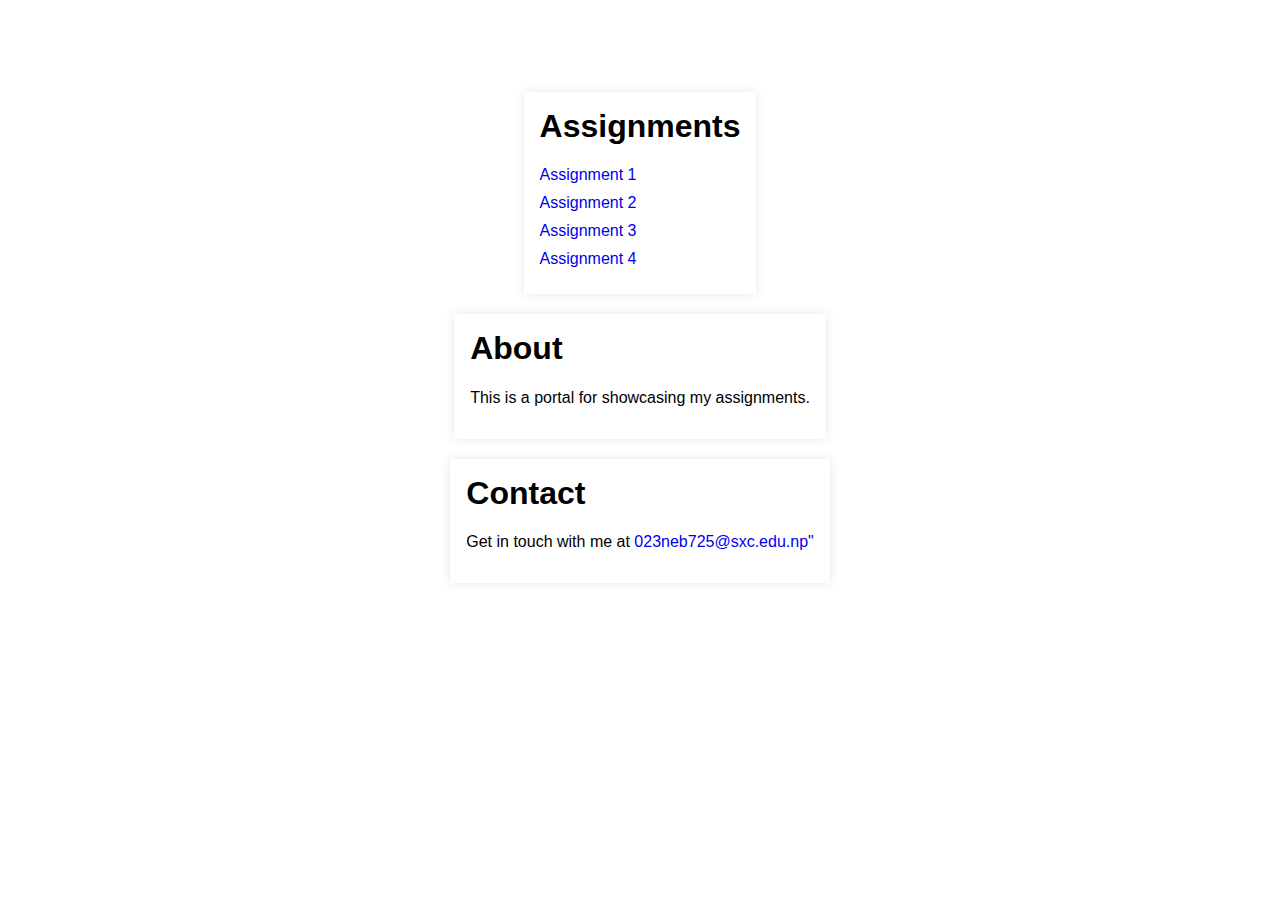
<file: index.html>
<html lang="en">
<head>
    <meta charset="UTF-8">
    <meta name="viewport" content="width=device-width, initial-scale=1.0">
    <title>Assignment Portal</title>
    <link rel="stylesheet" href="index.css">
</head>
<body>
    <header>
        <nav>
            <ul>
                <li><a href="#assignments">Assignments</a></li>
                <li><a href="#about">About</a></li>
                <li><a href="#contact">Contact</a></li>
            </ul>
        </nav>
    </header>
    <main>
        <section id="assignments">
            <h1>Assignments</h1>
            <ul>
            
                <li><a href="Day1/terms.html" rel="nofollow">Assignment 1</a></li>
                <li><a href="Day2/SQL.html" rel="nofollow">Assignment 2</a></li>
                <li><a href="Day3/stepsfile.html" rel="nofollow">Assignment 3</a></li>
                <li><a href="Day4/SQLcommand.html" rel="nofollow">Assignment 4</a></li>
            </ul>
        </section>
        <section id="about">
            <h1>About</h1>
            <p>This is a portal for showcasing my assignments.</p>
        </section>
        <section id="contact">
            <h1>Contact</h1>
            <p>Get in touch with me at <a href="mailto:023neb725@sxc.edu.np">023neb725@sxc.edu.np"</a></p>
        </section>
    </main>
</body>
</html>
</file>
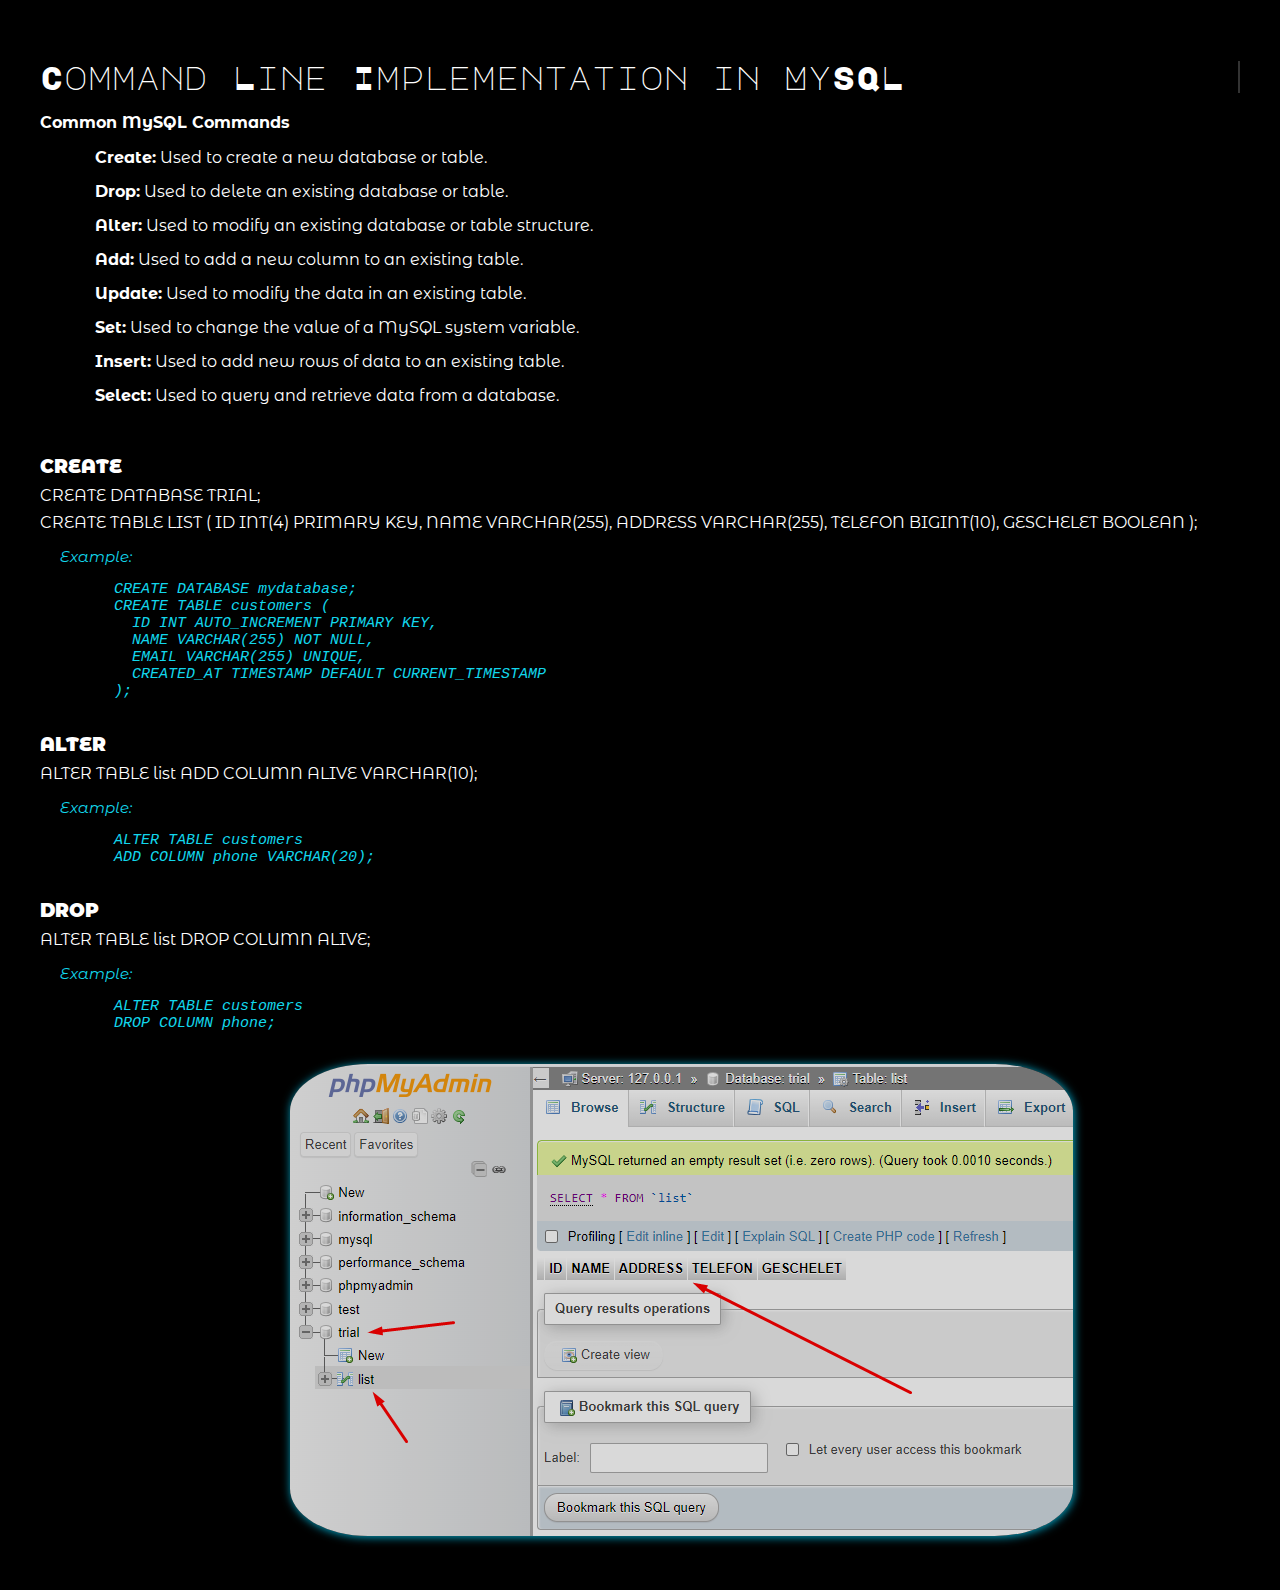
<file: SQL.html>
<!DOCTYPE html>
<html lang="en">
<head>
  <meta charset="UTF-8">
  <meta name="viewport" content="width=device-width, initial-scale=1.0">
  <title>SQL Command Line</title>
  <style>
    body {
      background-color: black;
      color: white;
      font-family: 'Montserrat Alternates', sans-serif;
      margin: 20px;
      padding: 20px;
    }
    .header_text {
      font-family: 'Major Mono Display', monospace;
      font-weight: 400;
      border-right: 2px solid rgba(51, 51, 51, 1)
      ;
      white-space: nowrap;
      overflow: hidden;
      animation: typing 4s steps(36, end), cursor .75s step-end infinite;
      margin-bottom: 20px;
    }
    @keyframes typing {
      from { width: 0; }
      to { width: 100%; }
    }
    @keyframes cursor {
      50% { border-color: transparent; }
    }
    .list {
      margin-top: 20px;
      margin-bottom: 50px;
    }
    .title {
      font-weight: bold;
      margin-bottom: 8px;
    }
    .list-item {
      list-style-type: none;
      margin-bottom: 4px;
    }
    .commands {
      margin-top: 20px;
    }
    .commands_headers {
      font-weight: bold;
      margin-top: 16px;
      margin-bottom: 8px;
    }
    .text {
      margin-top: 4px;
      margin-bottom: 8px;
    }
    .example {
      margin-left: 20px;
      font-style: italic;
      color: rgb(18, 215, 236);
      font-size: 15px;
    }
    .list-item {
      margin: 15px;
    }
    .img {
      display: flex;
      margin-left: 250px;
      transition: 0.5s;
    }
    .table_img {
      border-radius: 10%;
      box-shadow: 1px 1px 10px rgb(3, 201, 241);
      display: block;
      filter: brightness(85%);
      transition: 0.5s;
    }
    .img:hover{
      scale: 103%;
      filter: brightness(100%);
    }
    .table_img:hover{
      box-shadow: 1px 1px 10px white;
    }
  </style>
  <link href="https://fonts.googleapis.com/css2?family=Major+Mono+Display&display=swap" rel="stylesheet">
  <link href="https://fonts.googleapis.com/css2?family=Montserrat+Alternates:wght@400;800&display=swap" rel="stylesheet">
</head>
<body>
  <div class="header_typewriter">
    <h1 class="header_text">Command Line Implementation in MySQL</h1>
  </div>
  <div class="list">
    <p class="title">Common MySQL Commands</p>
    <ul>
      <li class="list-item"><strong>Create:</strong> Used to create a new database or table.</li>
      <li class="list-item"><strong>Drop:</strong> Used to delete an existing database or table.</li>
      <li class="list-item"><strong>Alter:</strong> Used to modify an existing database or table structure.</li>
      <li class="list-item"><strong>Add:</strong> Used to add a new column to an existing table.</li>
      <li class="list-item"><strong>Update:</strong> Used to modify the data in an existing table.</li>
      <li class="list-item"><strong>Set:</strong> Used to change the value of a MySQL system variable.</li>
      <li class="list-item"><strong>Insert:</strong> Used to add new rows of data to an existing table.</li>
      <li class="list-item"><strong>Select:</strong> Used to query and retrieve data from a database.</li>
    </ul>
  </div>

  <div class="commands">
    <h3 class="commands_headers"><strong>CREATE</strong></h3>
    <p class="text">CREATE DATABASE TRIAL;</p>
    <p class="text">CREATE TABLE LIST (
       ID INT(4) PRIMARY KEY,
       NAME VARCHAR(255),
       ADDRESS VARCHAR(255),
       TELEFON BIGINT(10),
       GESCHELET BOOLEAN
      );</p>
    <p class="example">Example:</p>
    <pre class="example">
      CREATE DATABASE mydatabase;
      CREATE TABLE customers (
        ID INT AUTO_INCREMENT PRIMARY KEY,
        NAME VARCHAR(255) NOT NULL,
        EMAIL VARCHAR(255) UNIQUE,
        CREATED_AT TIMESTAMP DEFAULT CURRENT_TIMESTAMP
      );
    </pre>

    <h3 class="commands_headers"><strong>ALTER</strong></h3>
    <p class="text">ALTER TABLE list ADD COLUMN ALIVE VARCHAR(10);</p>
    <p class="example">Example:</p>
    <pre class="example">
      ALTER TABLE customers
      ADD COLUMN phone VARCHAR(20);
    </pre>

    <h3 class="commands_headers"><strong>DROP</strong></h3>
    <p class="text">ALTER TABLE list DROP COLUMN ALIVE;</p>
    <p class="example">Example:</p>
    <pre class="example">
      ALTER TABLE customers
      DROP COLUMN phone;
    </pre>
  </div>
  <div class="img">
    <img src="table.png" class="table_img">
  </div>
</body>
</html>
</file>
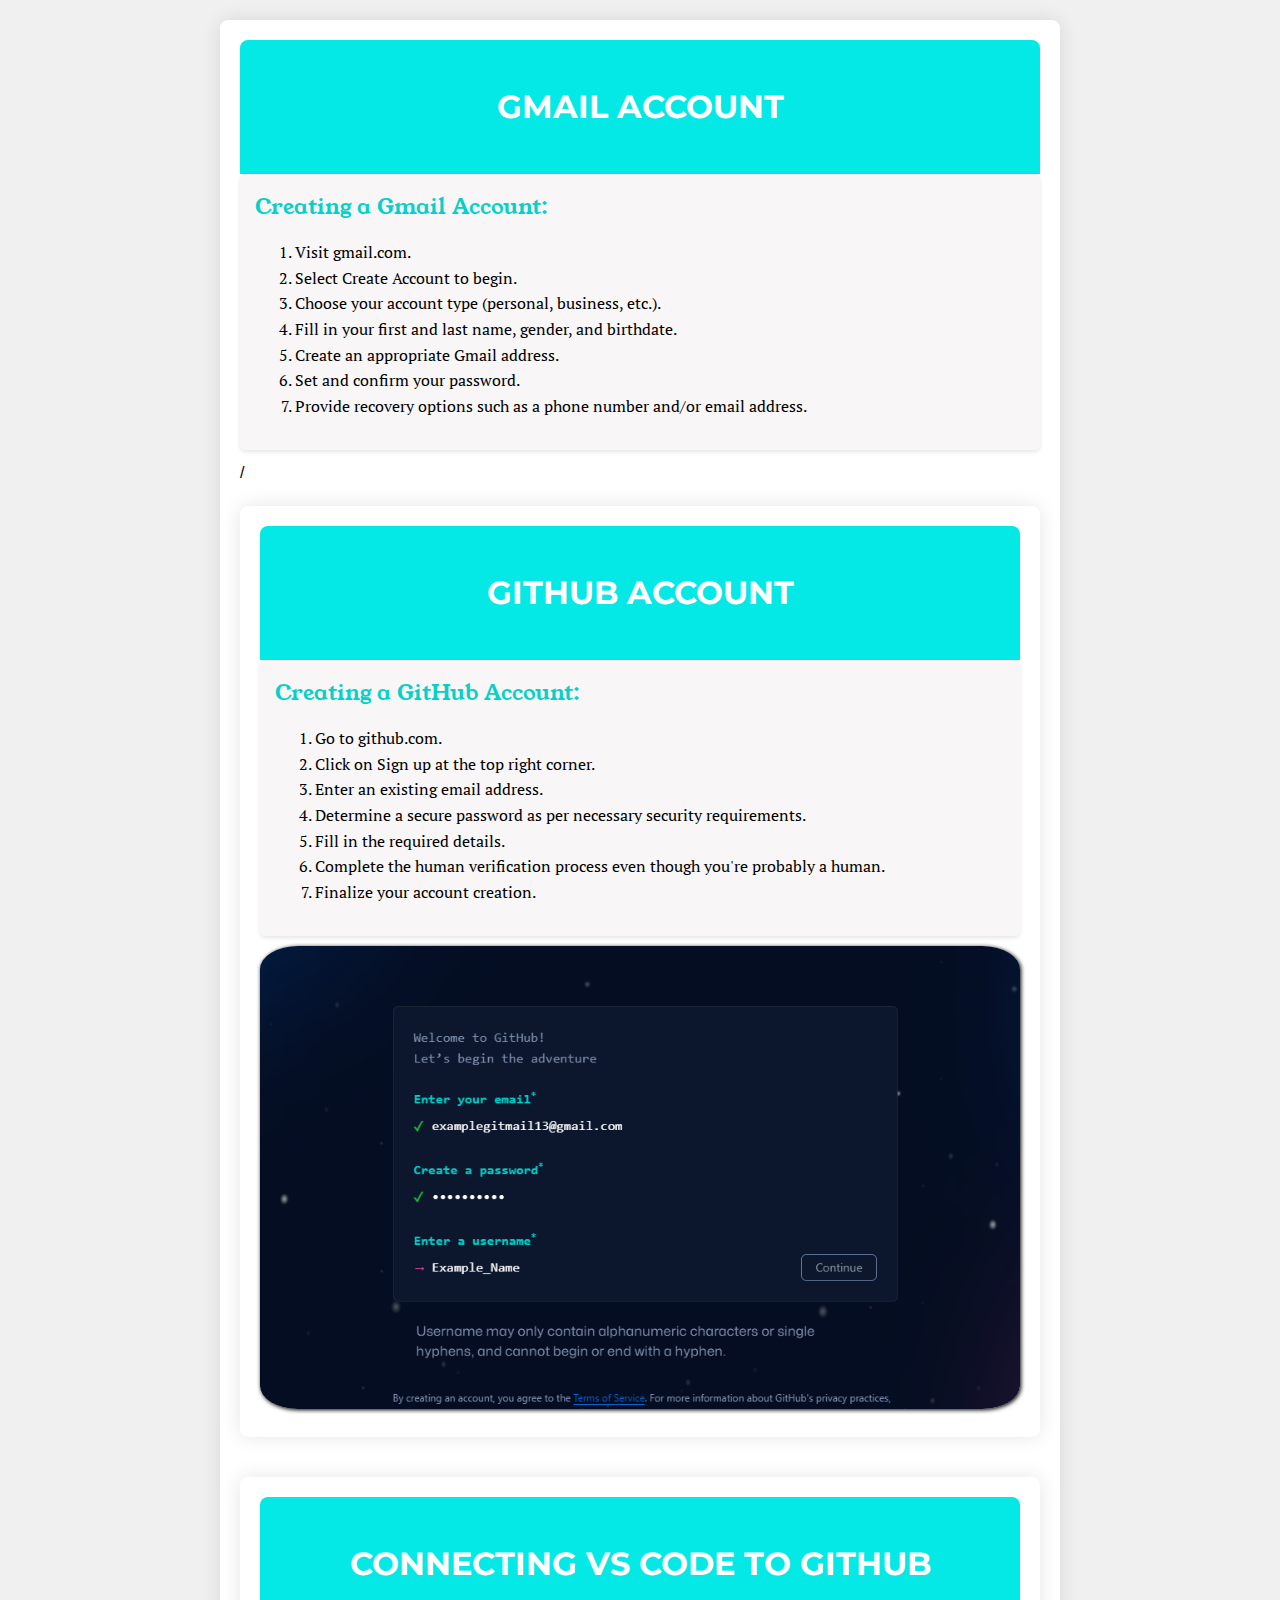
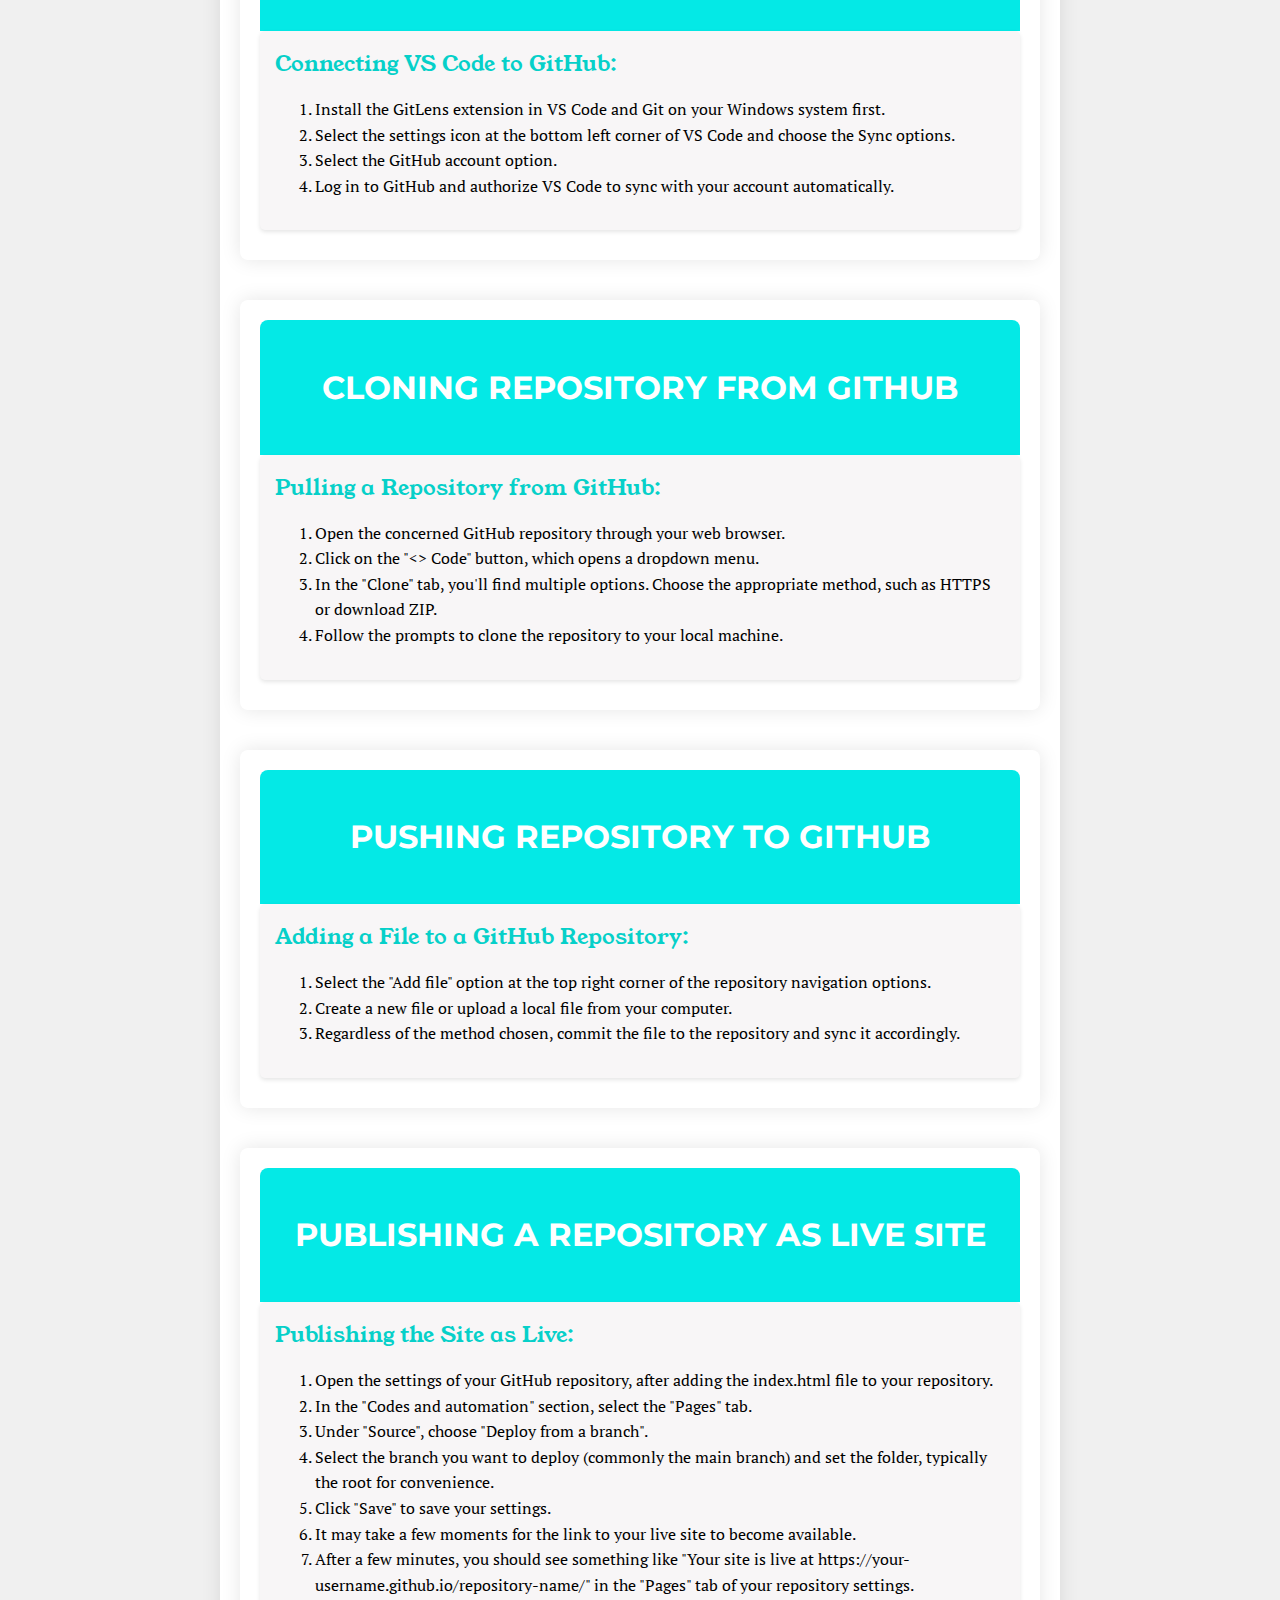
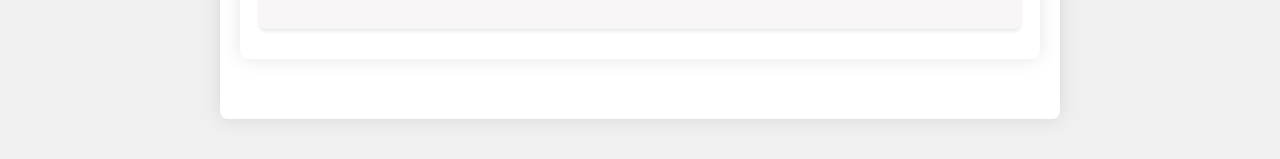
<file: stepsfile.html>
<!DOCTYPE html>
<html lang="en">
<head>
    <meta charset="UTF-8">
    <meta name="viewport" content="width=device-width, initial-scale=1.0">
    <title>DBMS Terminologies</title>
    <style>
        body {
            margin: 0;
            padding: 0;
            box-sizing: border-box;
            font-family: Arial, sans-serif;
            background-color: rgba(240, 240, 240, 1);
            line-height: 1.6;
        }

        .container {
            max-width: 800px;
            margin: 20px auto;
            background-color: rgba(255, 255, 255, 1);
            border-radius: 8px;
            box-shadow: 0 0 20px rgba(0, 0, 0, 0.1);
            padding: 20px;
            margin-bottom: 40px;
        }

        .header {
            text-align: center;
            padding: 20px 0;
            background-color: rgb(4, 233, 230);
            color: #fff;
            border-radius: 8px 8px 0 0;
            font-family: 'Montserrat';
        }

        .terminology-list {
            list-style: none;   
            padding: 0px;
        }

        .terminology-item {
            background-color: rgba(248, 246, 247, 1);
            padding: 15px;
            margin-bottom: 10px;
            border-radius: 5px;
            box-shadow: 0 2px 4px rgba(0, 0, 0, 0.1);
            transition: 0.3s;
            cursor: pointer;
        }

        .terminology-item:hover {
            background-color: rgba(224, 224, 224, 1);
            transform: translateY(-3px);
        }

        .conc {
            margin-top: 20px;
            background-color: rgba(255, 255, 255, 1);
            border-radius: 8px;
            box-shadow: 0 4px 8px rgba(0, 0, 0, 0.1);
            padding: 20px;
        }

        .term-heading {
            font-size: 22px;
            color: rgb(6, 208, 201);
            margin-bottom: 10px;
            font-family: 'young serif';
        }

        .term-definition {
            margin-bottom: 15px; 
            font-family: 'PT serif';
        }
        .img{
            display: inline-block;
            color: rgb(10, 241, 241);
            height: 100%;
            width: 100%;
        }
        .img img{
            height: 100%;
            width: 100%;
            border-radius: 5%;
            transition: 0.3s ease-in-out;
            box-shadow: 1px 1px 4px black;
        }
        .img img:hover{
            cursor: pointer;
            transform: scale(102%);
            box-shadow: 2px 2px 7px black;
            filter:grayscale(100%)
        }

        
    </style>
    <link rel="preconnect" href="https://fonts.googleapis.com">
    <link rel="preconnect" href="https://fonts.gstatic.com" crossorigin>
    <link href="https://fonts.googleapis.com/css2?family=Montserrat:ital,wght@0,100..900;1,100..900&family=PT+Serif:ital,wght@0,400;0,700;1,400;1,700&family=Young+Serif&display=swap" rel="stylesheet">
    <link rel="preconnect" href="https://fonts.googleapis.com">
    <link rel="preconnect" href="https://fonts.gstatic.com" crossorigin>
    <link href="https://fonts.googleapis.com/css2?family=PT+Serif:ital,wght@0,400;0,700;1,400;1,700&display=swap" rel="stylesheet">
    <link rel="preconnect" href="https://fonts.googleapis.com">
    <link rel="preconnect" href="https://fonts.gstatic.com" crossorigin>
    <link href="https://fonts.googleapis.com/css2?family=PT+Serif:ital,wght@0,400;0,700;1,400;1,700&family=Young+Serif&display=swap" rel="stylesheet">
</head>
<body>
    <div class="container">
        <div class="header">
            <h1>GMAIL ACCOUNT</h1>
        </div>
        <div class="terminology-list">
            <div class="terminology-item">
                <div class="term-heading">Creating a Gmail Account:</div>
                <div class="term-definition">
                    <ol type="1" start="1">
                        <li>Visit gmail.com.</li>
                        <li>Select Create Account to begin.</li>
                        <li>Choose your account type (personal, business, etc.).</li>
                        <li>Fill in your first and last name, gender, and birthdate.</li>
                        <li>Create an appropriate Gmail address.</li>
                        <li>Set and confirm your password.</li>
                        <li>Provide recovery options such as a phone number and/or email address.</li>
                    </ol>
                </div>
            </div>
        /<div>    
        </div>
    
    </div>

    <div class="container">
        <div class="header">
            <h1>GITHUB ACCOUNT</h1>
        </div>
        <div class="terminology-list">
            <div class="terminology-item">
                <div class="term-heading">Creating a GitHub Account:</div>
                <div class="term-definition">
                    <ol type="1" start="1">
                        <li>Go to github.com.</li>
                        <li>Click on Sign up at the top right corner.</li>
                        <li>Enter an existing email address.</li>
                        <li>Determine a secure password as per necessary security requirements.</li>
                        <li>Fill in the required details.</li>
                        <li>Complete the human verification process even though you're probably a human.</li>
                        <li>Finalize your account creation.</li>
                    </ol>
                </div>
            </div>
        </div>
        <div class="img">
            <img src="github.png">
        </div>
    </div>

    <div class="container">
        <div class="header">
            <h1>CONNECTING VS CODE TO GITHUB</h1>
        </div>
        <div class="terminology-list">
            <div class="terminology-item">
                <div class="term-heading">Connecting VS Code to GitHub:</div>
                <div class="term-definition">
                    <ol type="1" start="1">
                        <li>Install the GitLens extension in VS Code and Git on your Windows system first.</li>
                        <li>Select the settings icon at the bottom left corner of VS Code and choose the Sync options.</li>
                        <li>Select the GitHub account option.</li>
                        <li>Log in to GitHub and authorize VS Code to sync with your account automatically.</li>
                    </ol>
                </div>
            </div>
        </div>
        
    </div>
    
    <div class="container">
        <div class="header">
            <h1>CLONING REPOSITORY FROM GITHUB</h1>
        </div>
        <div class="terminology-list">
            <div class="terminology-item">
                <div class="term-heading">Pulling a Repository from GitHub:</div>
                <div class="term-definition">
                    <ol type="1" start="1">
                        <li>Open the concerned GitHub repository through your web browser.</li>
                        <li>Click on the "<> Code" button, which opens a dropdown menu.</li>
                        <li>In the "Clone" tab, you'll find multiple options. Choose the appropriate method, such as HTTPS or download ZIP.</li>
                        <li>Follow the prompts to clone the repository to your local machine.</li>
                    </ol>
                </div>
            </div>
        </div>
        
    </div>

    <div class="container">
        <div class="header">
            <h1>PUSHING REPOSITORY TO GITHUB</h1>
        </div>
        <div class="terminology-list">
            <div class="terminology-item">
                <div class="term-heading">Adding a File to a GitHub Repository:</div>
                <div class="term-definition">
                    <ol type="1" start="1">
                        <li>Select the "Add file" option at the top right corner of the repository navigation options.</li>
                        <li>Create a new file or upload a local file from your computer.</li>
                        <li>Regardless of the method chosen, commit the file to the repository and sync it accordingly.</li>
                    </ol>
                </div>
            </div>
        </div>
        
    </div>
    
    <div class="container">
        <div class="header">
            <h1>PUBLISHING A REPOSITORY AS LIVE SITE</h1>
        </div>
        <div class="terminology-list">
            <div class="terminology-item">
                <div class="term-heading">Publishing the Site as Live:</div>
                <div class="term-definition">
                    <ol type="1" start="1">
                        <li>Open the settings of your GitHub repository, after adding the index.html file to your repository.</li>
                        <li>In the "Codes and automation" section, select the "Pages" tab.</li>
                        <li>Under "Source", choose "Deploy from a branch".</li>
                        <li>Select the branch you want to deploy (commonly the main branch) and set the folder, typically the root for convenience.</li>
                        <li>Click "Save" to save your settings.</li>
                        <li>It may take a few moments for the link to your live site to become available.</li>
                        <li>After a few minutes, you should see something like "Your site is live at https://your-username.github.io/repository-name/" in the "Pages" tab of your repository settings.</li>
                    </ol>
                </div>
            </div>
        </div>
        
    </div>
    
</body>
</html>
</file>
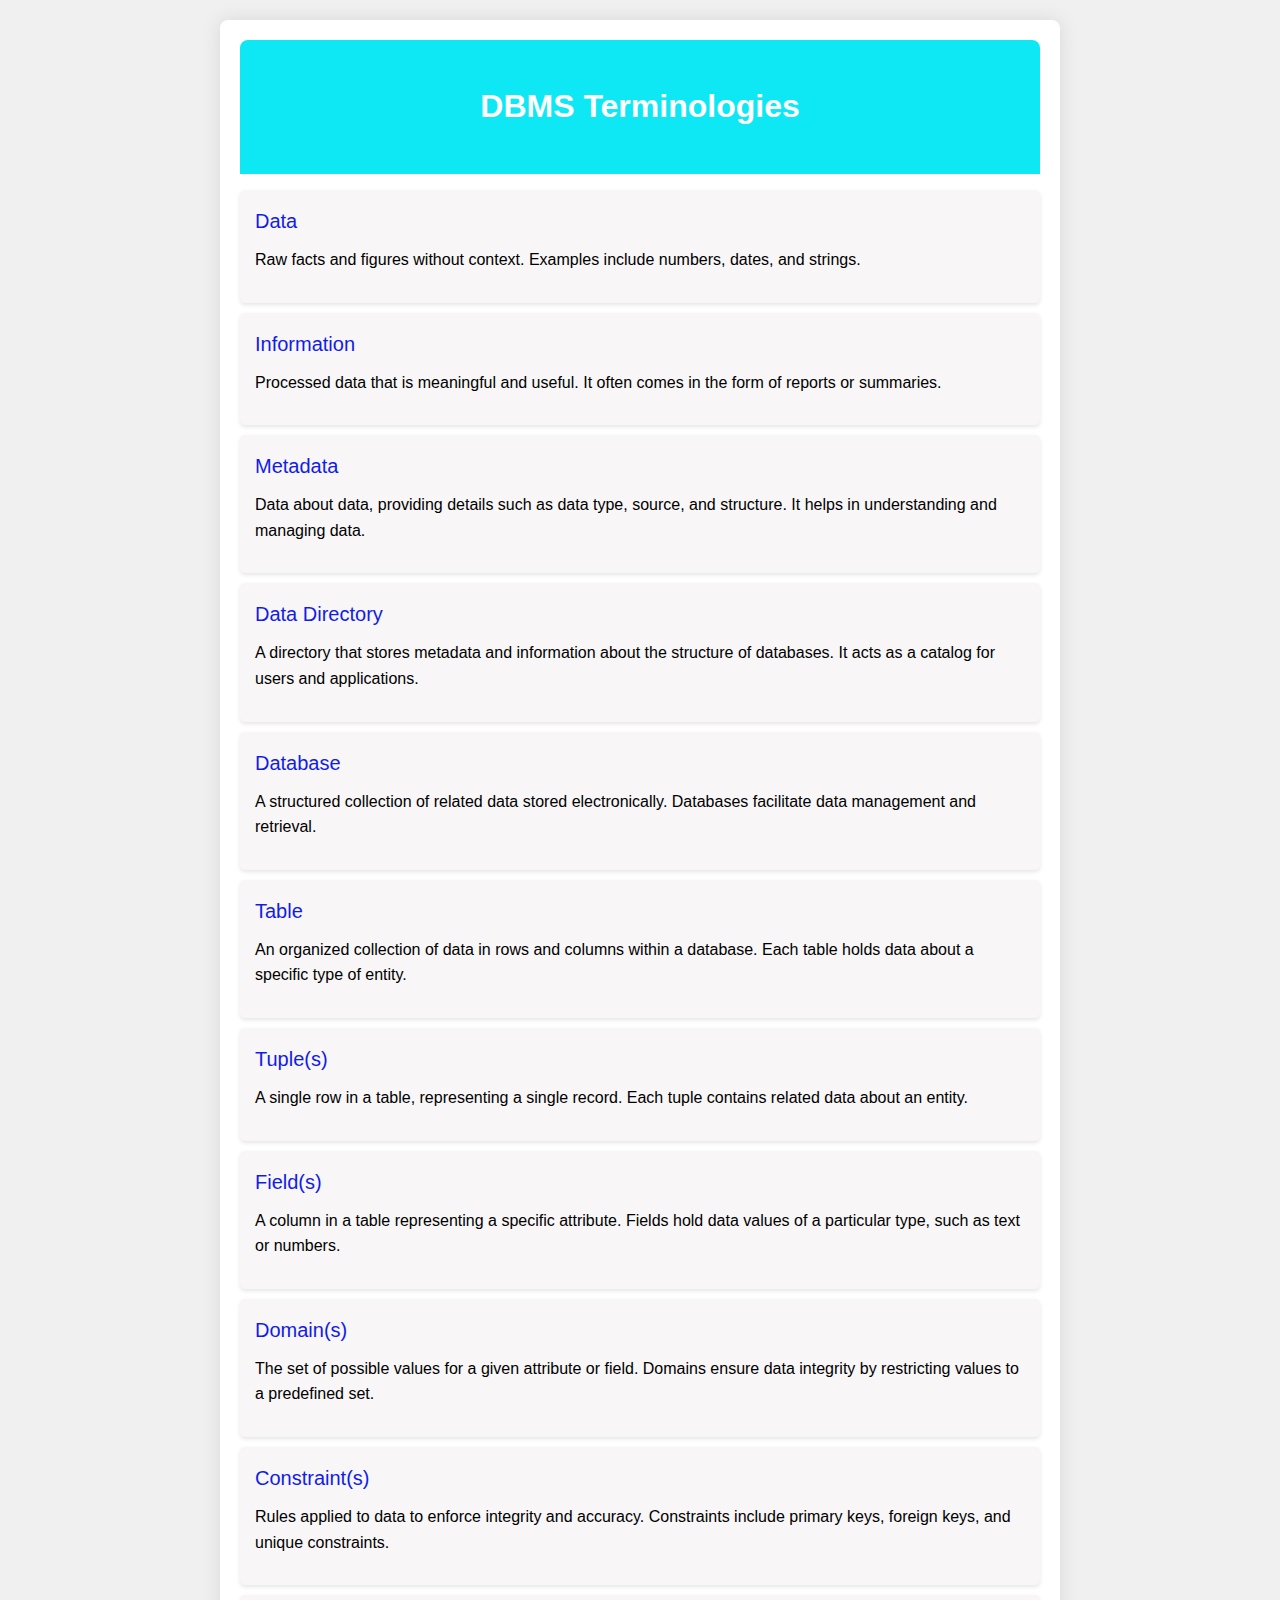
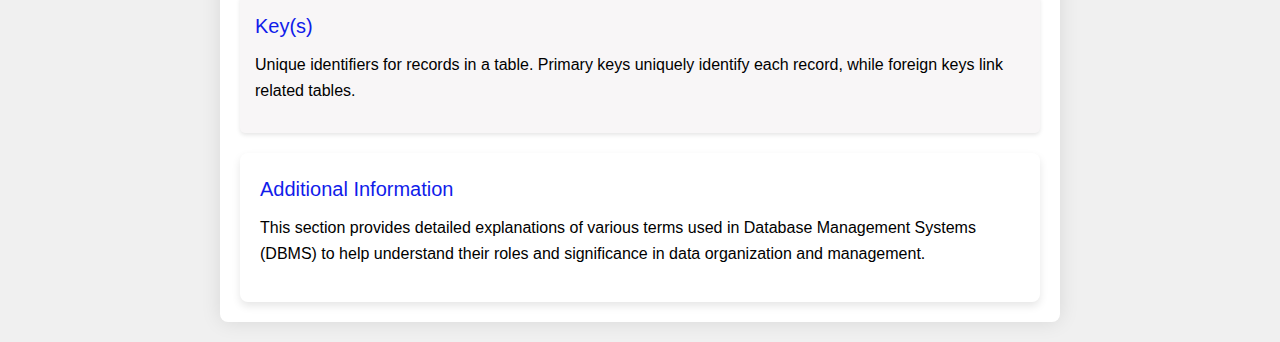
<file: terms.html>
<!DOCTYPE html>
<html lang="en">
<head>
    <meta charset="UTF-8">
    <meta name="viewport" content="width=device-width, initial-scale=1.0">
    <title>DBMS Terminologies</title>
    <style>
        body {
            margin: 0;
            padding: 0;
            box-sizing: border-box;
            font-family: Arial, sans-serif;
            background-color: rgba(240, 240, 240, 1);
            line-height: 1.6;
        }

        .container {
            max-width: 800px;
            margin: 20px auto;
            background-color: rgba(255, 255, 255, 1);
            border-radius: 8px;
            box-shadow: 0 0 20px rgba(0, 0, 0, 0.1);
            padding: 20px;
        }

        .header {
            text-align: center;
            padding: 20px 0;
            background-color: rgb(14, 232, 244);
            color: #fff;
            border-radius: 8px 8px 0 0;
        }

        .terminology-list {
            list-style: none;   
            padding: 0px;
        }

        .terminology-item {
            background-color: rgba(248, 246, 247, 1);
            padding: 15px;
            margin-bottom: 10px;
            border-radius: 5px;
            box-shadow: 0 2px 4px rgba(0, 0, 0, 0.1);
            transition: 0.3s;
            cursor: pointer;
        }

        .terminology-item:hover {
            background-color: rgba(224, 224, 224, 1);
            transform: translateY(-3px);
        }

        .conc {
            margin-top: 20px;
            background-color: rgba(255, 255, 255, 1);
            border-radius: 8px;
            box-shadow: 0 4px 8px rgba(0, 0, 0, 0.1);
            padding: 20px;
        }

        .term-heading {
            font-size: 20px;
            color: rgb(17, 28, 234);
            margin-bottom: 10px;
        }

        .term-definition {
            margin-bottom: 15px; 
        }

        
    </style>
</head>
<body>
    <div class="container">
        <div class="header">
            <h1>DBMS Terminologies</h1>
        </div>

        <ul class="terminology-list">
            <li class="terminology-item">
                <div class="term-heading">Data</div>
                <div class="term-definition">Raw facts and figures without context. Examples include numbers, dates, and strings.</div>
            </li>
            <li class="terminology-item">
                <div class="term-heading">Information</div>
                <div class="term-definition">Processed data that is meaningful and useful. It often comes in the form of reports or summaries.</div>
            </li>
            <li class="terminology-item">
                <div class="term-heading">Metadata</div>
                <div class="term-definition">Data about data, providing details such as data type, source, and structure. It helps in understanding and managing data.</div>
            </li>
            <li class="terminology-item">
                <div class="term-heading">Data Directory</div>
                <div class="term-definition">A directory that stores metadata and information about the structure of databases. It acts as a catalog for users and applications.</div>
            </li>
            <li class="terminology-item">
                <div class="term-heading">Database</div>
                <div class="term-definition">A structured collection of related data stored electronically. Databases facilitate data management and retrieval.</div>
            </li>
            <li class="terminology-item">
                <div class="term-heading">Table</div>
                <div class="term-definition">An organized collection of data in rows and columns within a database. Each table holds data about a specific type of entity.</div>
            </li>
            <li class="terminology-item">
                <div class="term-heading">Tuple(s)</div>
                <div class="term-definition">A single row in a table, representing a single record. Each tuple contains related data about an entity.</div>
            </li>
            <li class="terminology-item">
                <div class="term-heading">Field(s)</div>
                <div class="term-definition">A column in a table representing a specific attribute. Fields hold data values of a particular type, such as text or numbers.</div>
            </li>
            <li class="terminology-item">
                <div class="term-heading">Domain(s)</div>
                <div class="term-definition">The set of possible values for a given attribute or field. Domains ensure data integrity by restricting values to a predefined set.</div>
            </li>
            <li class="terminology-item">
                <div class="term-heading">Constraint(s)</div>
                <div class="term-definition">Rules applied to data to enforce integrity and accuracy. Constraints include primary keys, foreign keys, and unique constraints.</div>
            </li>
            <li class="terminology-item">
                <div class="term-heading">Key(s)</div>
                <div class="term-definition">Unique identifiers for records in a table. Primary keys uniquely identify each record, while foreign keys link related tables.</div>
            </li>
        </ul>

        <div class="conc">
            <div class="term-heading">Additional Information</div>
            <div class="term-definition">This section provides detailed explanations of various terms used in Database Management Systems (DBMS) to help understand their roles and significance in data organization and management.</div>
        </div>
    </div>
</body>
</html>
</file>
<file: index.css>
body {
    font-family: Arial, sans-serif;
    margin: 0;
    padding: 0;
    animation: background-color-change 10s infinite;
  }
  
  header {
    padding: 1em;
    text-align: center;
    animation: background-color-change 10s infinite;
  }
  
  nav ul {
    list-style: none;
    margin: 0;
    padding: 0;
    display: flex;
    justify-content: space-between;
  }
  
  nav li {
    margin-right: 20px;
  }
  
  nav a {
    color: #fff;
    text-decoration: none;
  }
  
  main {
    display: flex;
    flex-direction: column;
    align-items: center;
    padding: 2em;
    animation: background-color-change 10s infinite;
  }
  
  section {
    background-color: #fff; /* White background */
    padding: 1em;
    margin-bottom: 20px;
    box-shadow: 0 0 10px rgba(0, 0, 0, 0.1);
    animation: text-color-change 10s infinite; /* Add animation to section text */
  }
  
  h1 {
    margin-top: 0;
    animation: text-color-change 10s infinite; /* Add animation to h1 text */
  }
  
  ul {
    list-style: none;
    margin: 0;
    padding: 0;
  }
  
  li {
    margin-bottom: 10px;
  }
  
  a {
    text-decoration: none;
    animation: text-color-change 10s infinite; /* Add animation to link text */
  }
  
  a:hover {
    animation: text-color-change 10s infinite; /* Add animation to link hover text */
  }
  
  /* Add animation keyframes for background color */
  @keyframes background-color-change {
    0% {
      background-color: #ff0000; /* Red */
    }
    33% {
      background-color: #7a288a; /* Purple */
    }
    66% {
      background-color: #0000ff; /* Blue */
    }
    100% {
      background-color: #ff0000; /* Red */
    }
  }
  
  /* Add animation keyframes for text color */
  @keyframes text-color-change {
    0% {
      color: #f216df;
    }
    33% {
      color: #f80808;
    }
    66% {
      color: #000;
    }
    100% {
      color: #1325ee;
    }
  }
</file>
